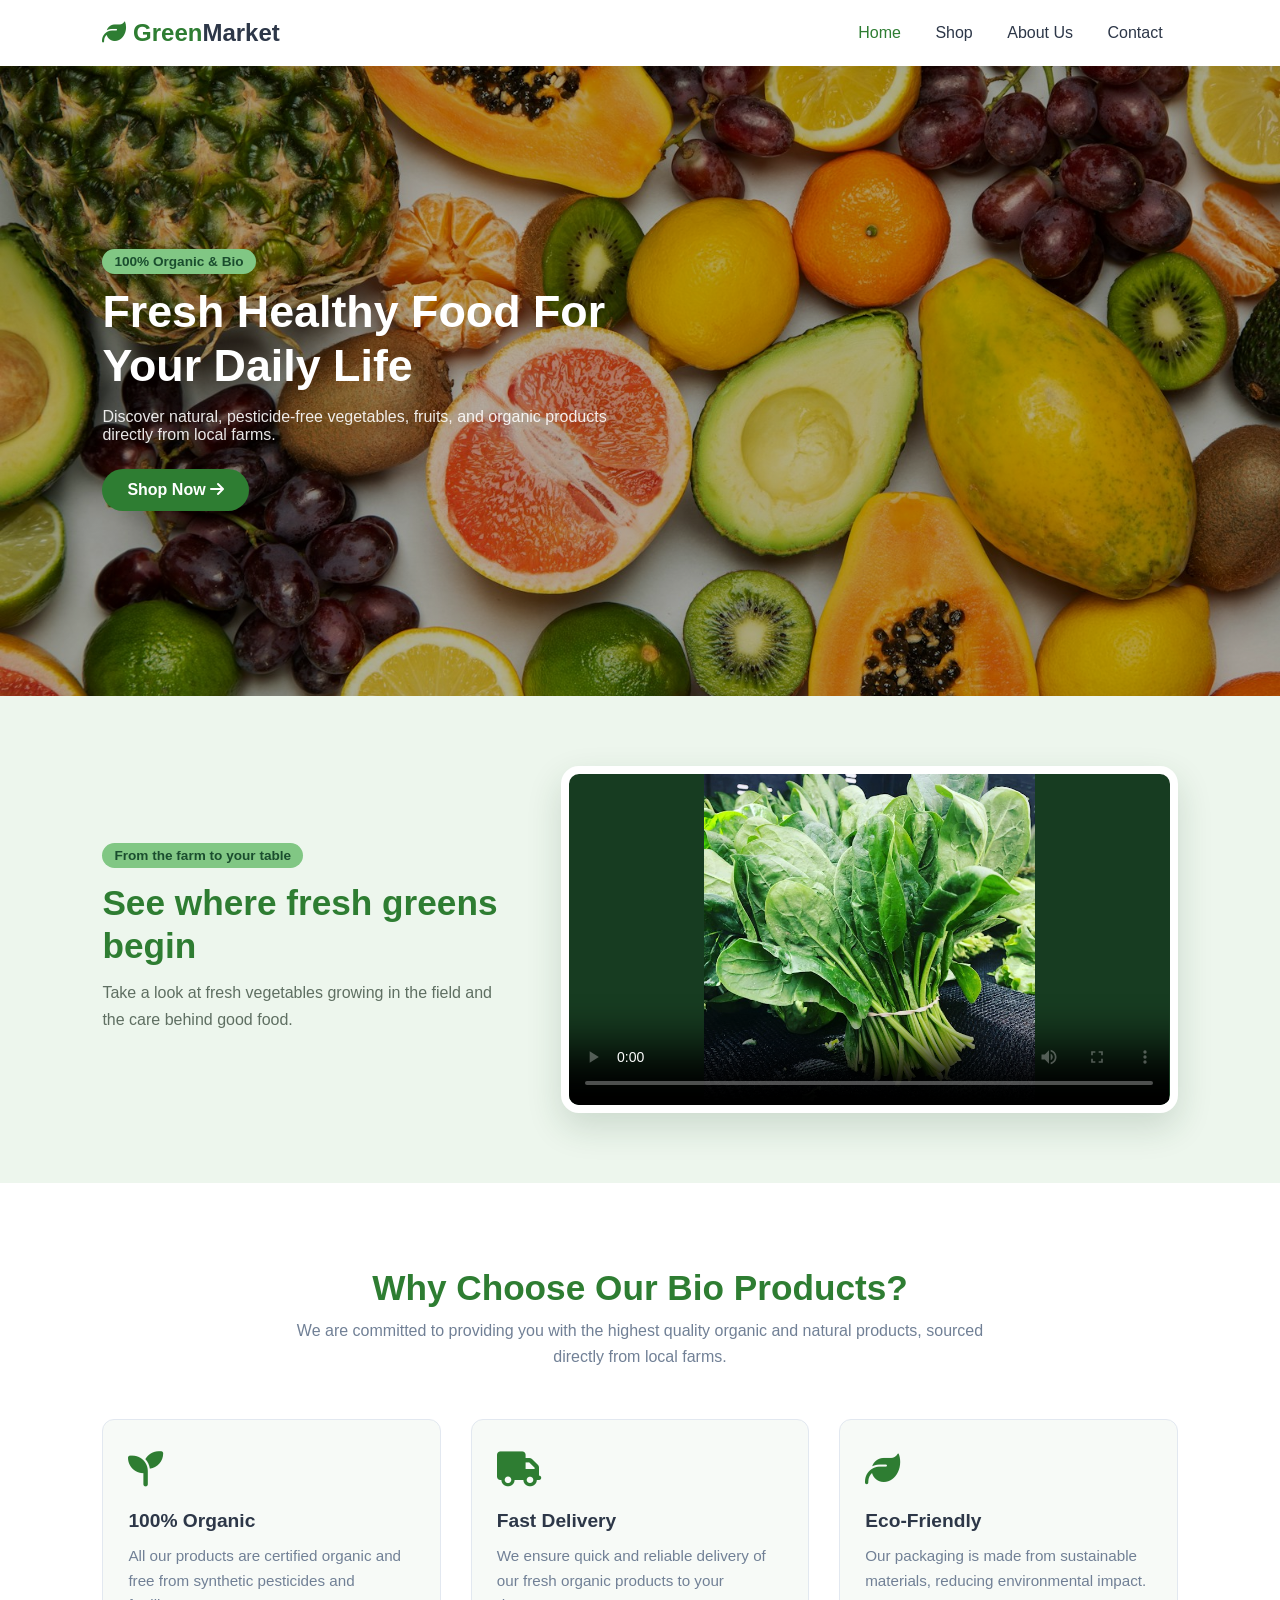
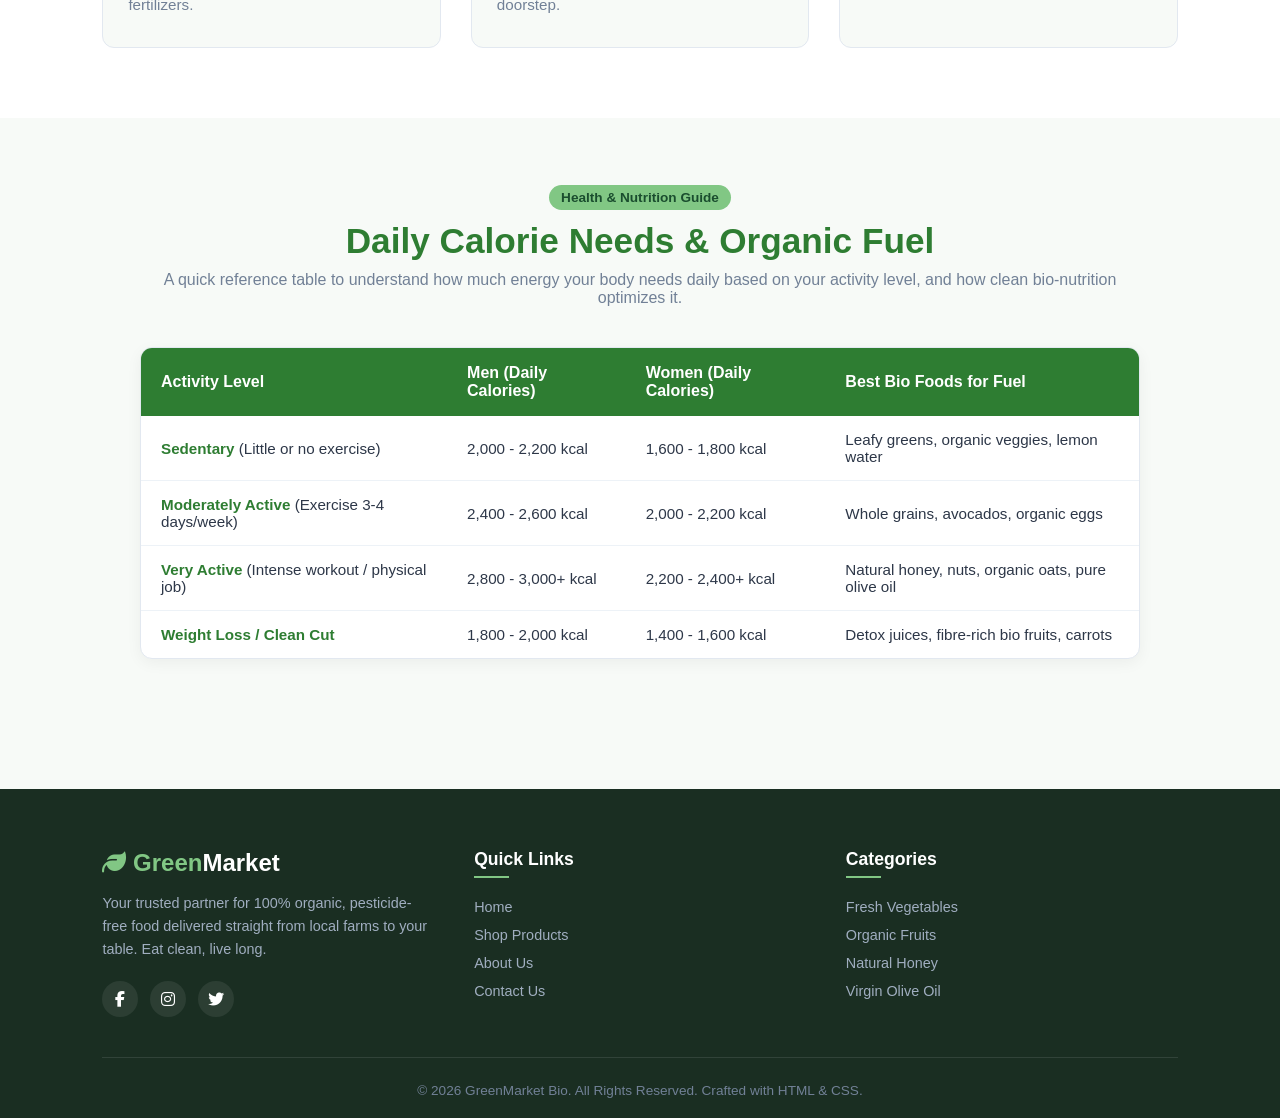
<file: index.html>
<!doctype html>
<html lang="en">
  <head>
    <meta charset="UTF-8" />
    <meta name="viewport" content="width=device-width, initial-scale=1.0" />
    <title>GreenMarket - Bio & Organic Shop</title>
    <link rel="stylesheet" href="style.css" />
    <!-- FontAwesome for Icons -->
    <link
      rel="stylesheet"
      href="https://cdnjs.cloudflare.com/ajax/libs/font-awesome/6.4.0/css/all.min.css"
    />
  </head>
  <body>
    <!-- Navbar -->
    <header class="navbar">
      <div class="logo">
        <i class="fa-solid fa-leaf"></i> Green<span>Market</span>
      </div>
      <nav>
        <a href="index.html" class="active">Home</a>
        <a href="shop.html">Shop</a>
        <a href="index.html#about">About Us</a>
        <a href="contact.html">Contact</a>
      </nav>
    </header>

    <!-- Hero Section -->
    <section class="hero">
      <div class="hero-content">
        <span class="tag">100% Organic & Bio</span>
        <h1>Fresh Healthy Food For Your Daily Life</h1>
        <p>
          Discover natural, pesticide-free vegetables, fruits, and organic
          products directly from local farms.
        </p>
        <a href="shop.html" class="btn"
          >Shop Now <i class="fa-solid fa-arrow-right"></i
        ></a>
      </div>
    </section>

    <!-- Green farm video -->
    <section class="farm-video-section" aria-labelledby="farm-video-title">
      <div class="farm-video-copy">
        <span class="tag">From the farm to your table</span>
        <h2 id="farm-video-title">See where fresh greens begin</h2>
        <p>Take a look at fresh vegetables growing in the field and the care behind good food.</p>
      </div>
      <div class="farm-video-frame">
        <video controls preload="metadata" poster="image/spinach.jpg" aria-label="Farm worker caring for leafy green vegetables">
          <source src="media/farm-greens.mp4" type="video/mp4" />
          Your browser does not support HTML video.
        </video>
      </div>
    </section>

    <!-- Why Choose Us Section -->
    <section class="why-bio-section" id="about">
      <div class="why-bio-header">
        <h2>Why Choose Our Bio Products?</h2>
        <p>
          We are committed to providing you with the highest quality organic and
          natural products, sourced directly from local farms.
        </p>
      </div>

      <div class="why-bio-grid">
        <!-- Why Card 1 -->
        <div class="why-card">
          <div class="icon-box">
            <i class="fa-solid fa-seedling"></i>
          </div>
          <h3>100% Organic</h3>
          <p>
            All our products are certified organic and free from synthetic
            pesticides and fertilizers.
          </p>
        </div>

        <!-- Why Card 2 -->
        <div class="why-card">
          <div class="icon-box">
            <i class="fa-solid fa-truck"></i>
          </div>
          <h3>Fast Delivery</h3>
          <p>
            We ensure quick and reliable delivery of our fresh organic products
            to your doorstep.
          </p>
        </div>

        <!-- Why Card 3 -->
        <div class="why-card">
          <div class="icon-box">
            <i class="fa-solid fa-leaf"></i>
          </div>
          <h3>Eco-Friendly</h3>
          <p>
            Our packaging is made from sustainable materials, reducing
            environmental impact.
          </p>
        </div>
      </div>
    </section>

    <!-- Calorie & Nutrition Guide Section -->
    <section class="calorie-table-section">
      <div class="calorie-container">
        <div class="section-title">
          <span class="tag">Health & Nutrition Guide</span>
          <h2>Daily Calorie Needs & Organic Fuel</h2>
          <p>
            A quick reference table to understand how much energy your body
            needs daily based on your activity level, and how clean
            bio-nutrition optimizes it.
          </p>
        </div>

        <div class="table-wrapper">
          <table class="nutrition-table">
            <thead>
              <tr>
                <th>Activity Level</th>
                <th>Men (Daily Calories)</th>
                <th>Women (Daily Calories)</th>
                <th>Best Bio Foods for Fuel</th>
              </tr>
            </thead>
            <tbody>
              <tr>
                <td><strong>Sedentary</strong> (Little or no exercise)</td>
                <td>2,000 - 2,200 kcal</td>
                <td>1,600 - 1,800 kcal</td>
                <td>Leafy greens, organic veggies, lemon water</td>
              </tr>
              <tr>
                <td>
                  <strong>Moderately Active</strong> (Exercise 3-4 days/week)
                </td>
                <td>2,400 - 2,600 kcal</td>
                <td>2,000 - 2,200 kcal</td>
                <td>Whole grains, avocados, organic eggs</td>
              </tr>
              <tr>
                <td>
                  <strong>Very Active</strong> (Intense workout / physical job)
                </td>
                <td>2,800 - 3,000+ kcal</td>
                <td>2,200 - 2,400+ kcal</td>
                <td>Natural honey, nuts, organic oats, pure olive oil</td>
              </tr>
              <tr>
                <td><strong>Weight Loss / Clean Cut</strong></td>
                <td>1,800 - 2,000 kcal</td>
                <td>1,400 - 1,600 kcal</td>
                <td>Detox juices, fibre-rich bio fruits, carrots</td>
              </tr>
            </tbody>
          </table>
        </div>
      </div>
    </section>

    <!-- Professional Footer -->
    <footer class="footer" id="contact">
      <div class="footer-container">
        <!-- Col 1: About Brand -->
        <div class="footer-col">
          <div class="logo">
            <i class="fa-solid fa-leaf"></i> Green<span>Market</span>
          </div>
          <p>
            Your trusted partner for 100% organic, pesticide-free food delivered
            straight from local farms to your table. Eat clean, live long.
          </p>
          <div class="social-icons">
            <a href="#"><i class="fa-brands fa-facebook-f"></i></a>
            <a href="#"><i class="fa-brands fa-instagram"></i></a>
            <a href="#"><i class="fa-brands fa-twitter"></i></a>
          </div>
        </div>

        <!-- Col 2: Quick Links -->
        <div class="footer-col">
          <h3>Quick Links</h3>
          <ul>
            <li><a href="index.html">Home</a></li>
            <li><a href="shop.html">Shop Products</a></li>
            <li><a href="index.html#about">About Us</a></li>
            <li><a href="contact.html">Contact Us</a></li>
          </ul>
        </div>

        <!-- Col 3: Categories -->
        <div class="footer-col">
          <h3>Categories</h3>
          <ul>
            <li><a href="shop.html?cat=vegetables">Fresh Vegetables</a></li>
            <li><a href="shop.html?cat=fruits">Organic Fruits</a></li>
            <li><a href="shop.html?cat=honey-oils">Natural Honey</a></li>
            <li><a href="shop.html?cat=honey-oils">Virgin Olive Oil</a></li>
          </ul>
        </div>

      </div>

      <!-- Bottom Bar -->
      <div class="footer-bottom">
        <p>
          &copy; 2026 GreenMarket Bio. All Rights Reserved. Crafted with HTML &
          CSS.
        </p>
      </div>
    </footer>
</body>
</html>
</file>
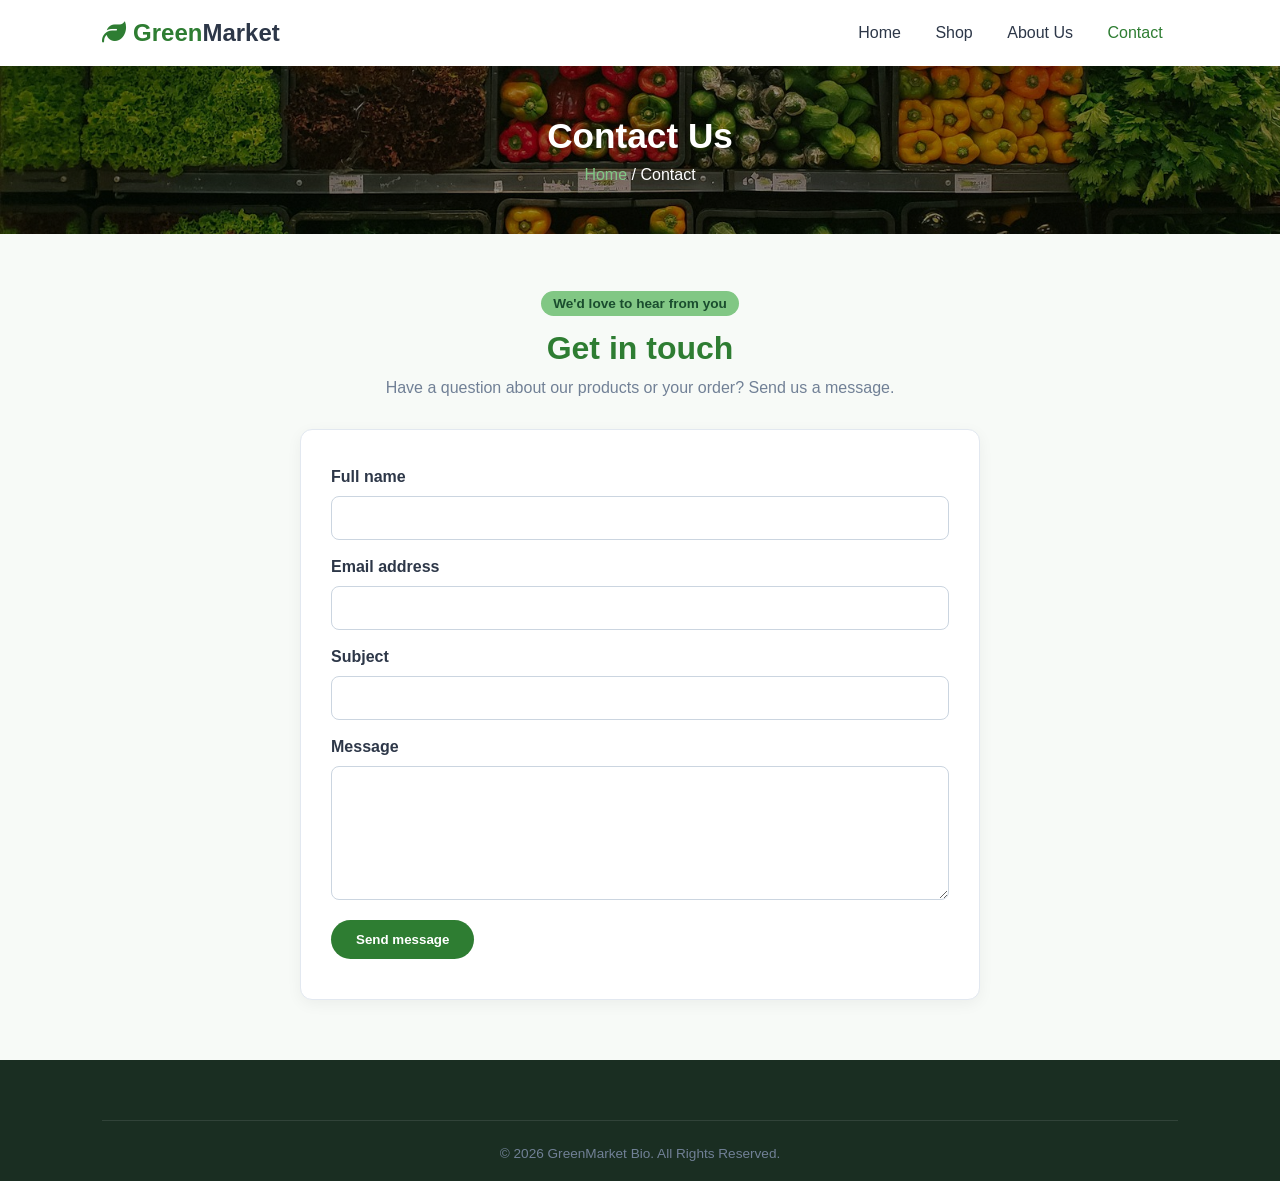
<file: contact.html>
<!doctype html>
<html lang="en">
  <head>
    <meta charset="UTF-8" />
    <meta name="viewport" content="width=device-width, initial-scale=1.0" />
    <title>Contact Us - GreenMarket</title>
    <link rel="stylesheet" href="style.css" />
    <link
      rel="stylesheet"
      href="https://cdnjs.cloudflare.com/ajax/libs/font-awesome/6.4.0/css/all.min.css"
    />
  </head>
  <body>
    <header class="navbar">
      <a class="logo contact-logo" href="index.html">
        <i class="fa-solid fa-leaf"></i> Green<span>Market</span>
      </a>
      <nav>
        <a href="index.html">Home</a>
        <a href="shop.html">Shop</a>
        <a href="index.html#about">About Us</a>
        <a href="contact.html" class="active">Contact</a>
      </nav>
    </header>

    <main>
      <section class="page-header">
        <h1>Contact Us</h1>
        <p><a href="index.html">Home</a> <span>/ Contact</span></p>
      </section>

      <section class="contact-section">
        <div class="contact-intro">
          <span class="tag">We'd love to hear from you</span>
          <h2>Get in touch</h2>
          <p>Have a question about our products or your order? Send us a message.</p>
        </div>

        <form class="contact-form" id="contactForm" novalidate>
          <label for="contactName">Full name</label>
          <input id="contactName" name="name" type="text" autocomplete="name" minlength="2" maxlength="60" required />

          <label for="contactEmail">Email address</label>
          <input id="contactEmail" name="email" type="email" autocomplete="email" required />

          <label for="contactSubject">Subject</label>
          <input id="contactSubject" name="subject" type="text" minlength="3" maxlength="100" required />

          <label for="contactMessage">Message</label>
          <textarea id="contactMessage" name="message" rows="6" minlength="10" maxlength="1000" required></textarea>

          <button class="btn" type="submit">Send message</button>
          <p id="formStatus" class="form-status" role="status" aria-live="polite"></p>
        </form>
      </section>
    </main>

    <footer class="footer">
      <div class="footer-bottom">
        <p>&copy; 2026 GreenMarket Bio. All Rights Reserved.</p>
      </div>
    </footer>

    <script src="script.js" defer></script>
  </body>
</html>
</file>
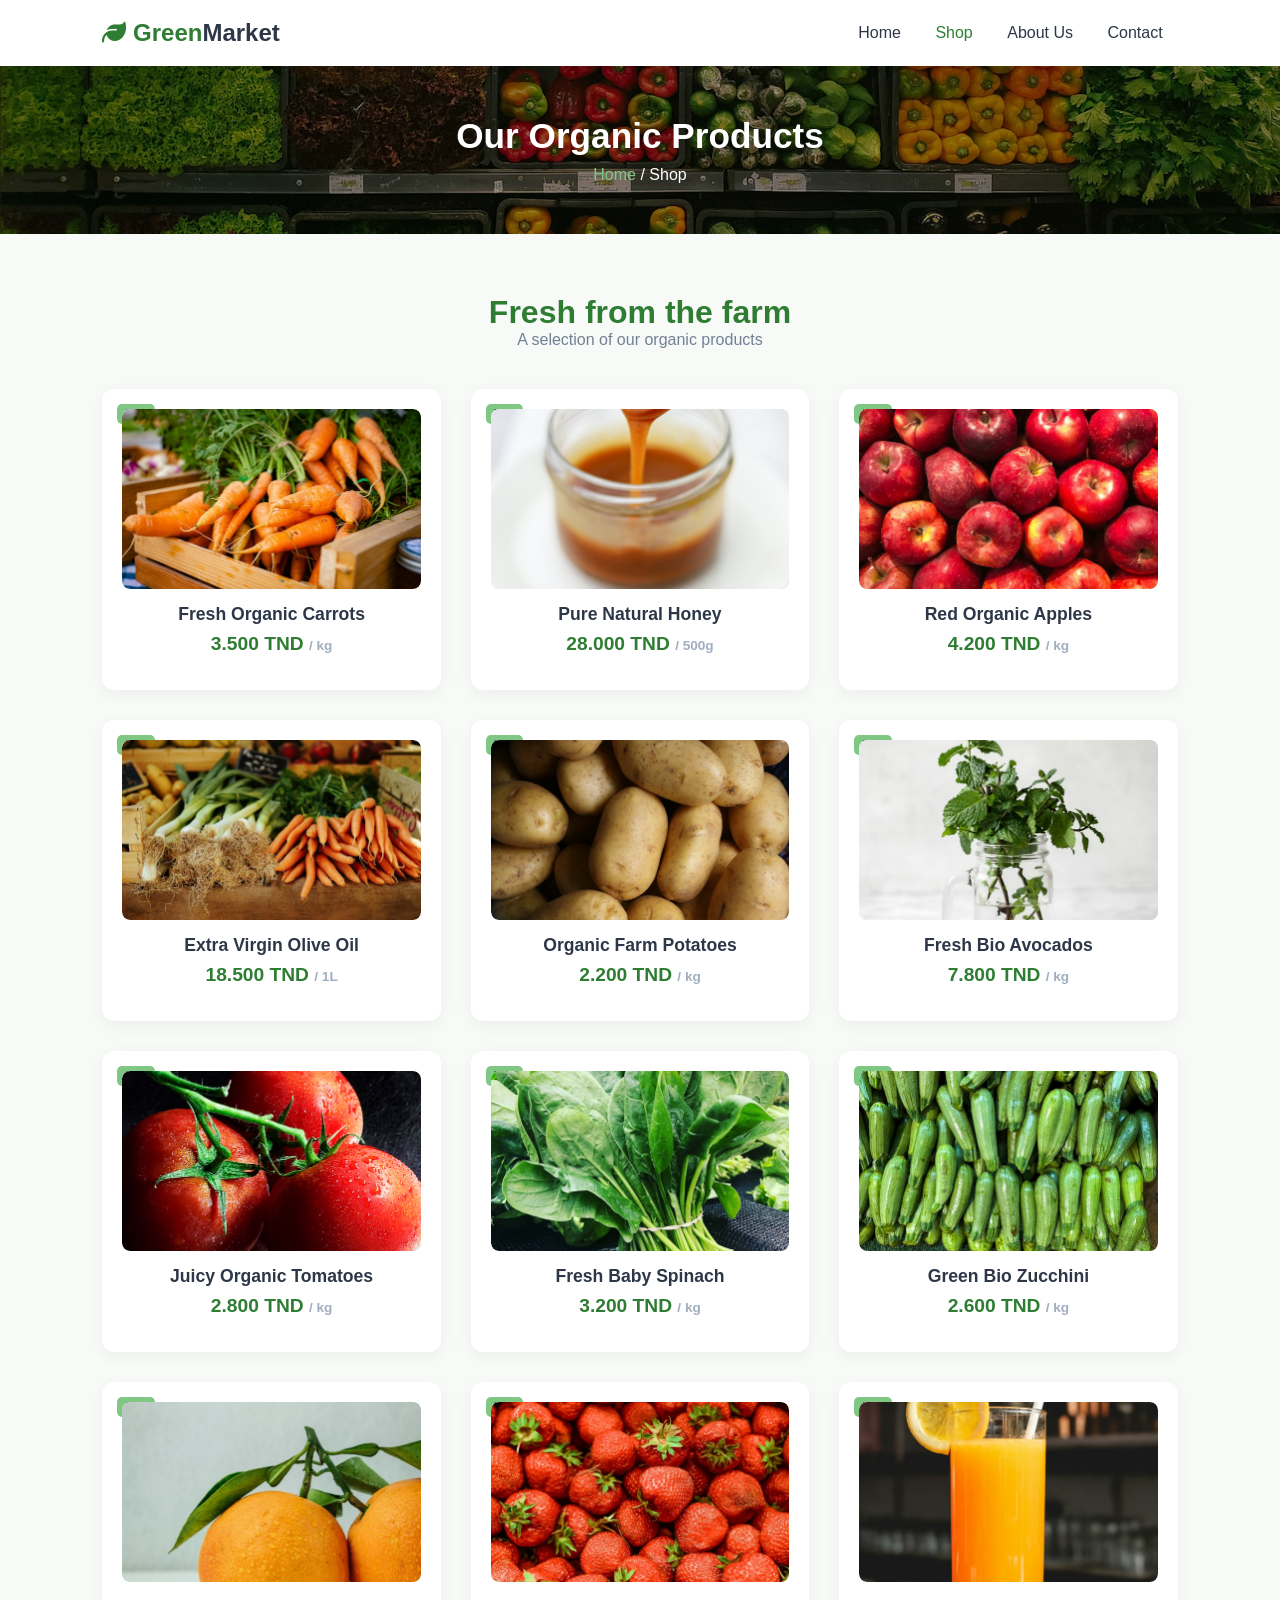
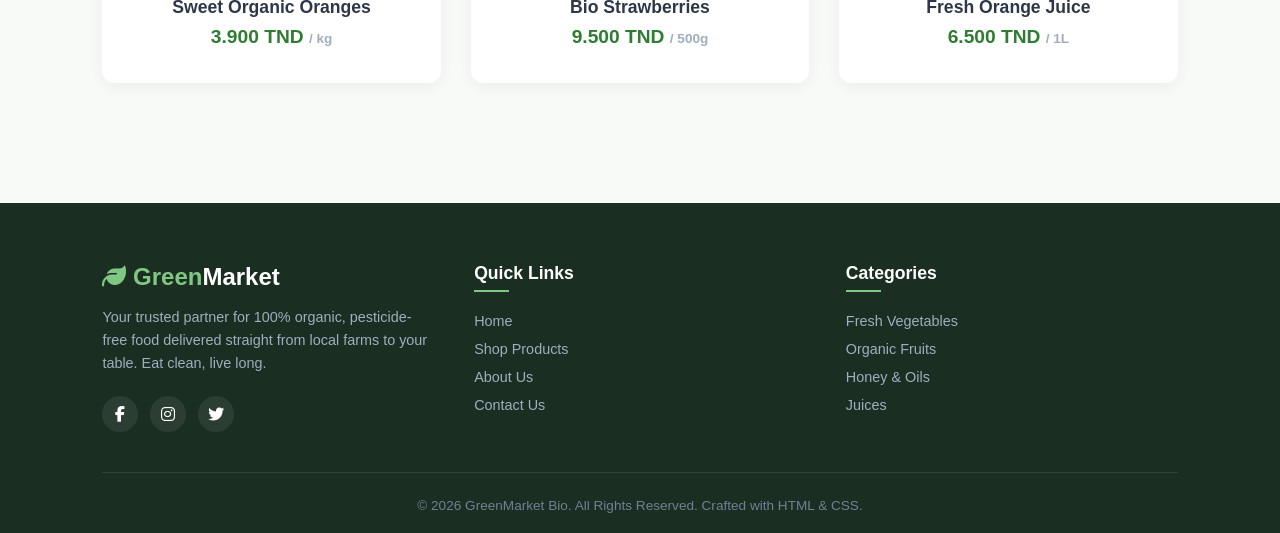
<file: shop.html>
<!doctype html>
<html lang="en">
  <head>
    <meta charset="UTF-8" />
    <meta name="viewport" content="width=device-width, initial-scale=1.0" />
    <title>Shop - GreenMarket Bio</title>
    <link rel="stylesheet" href="style.css" />
    <link
      rel="stylesheet"
      href="https://cdnjs.cloudflare.com/ajax/libs/font-awesome/6.4.0/css/all.min.css"
    />
  </head>
  <body>
    <header class="navbar">
      <div class="logo">
        <i class="fa-solid fa-leaf"></i> Green<span>Market</span>
      </div>
      <nav>
        <a href="index.html">Home</a>
        <a href="shop.html" class="active">Shop</a>
        <a href="index.html#about">About Us</a>
        <a href="contact.html">Contact</a>
      </nav>
    </header>

    <main>
      <section class="page-header">
        <h1>Our Organic Products</h1>
        <p><a href="index.html">Home</a> <span>/ Shop</span></p>
      </section>

      <section class="products-section" aria-label="Organic products">
        <h2>Fresh from the farm</h2>
        <p class="subtitle">A selection of our organic products</p>
        <div class="products-grid">
          <article class="product-card"><span class="badge-organic">BIO</span><div class="img-box"><i class="fa-solid fa-leaf"></i><img src="image/carrots.jpg" alt="Fresh organic carrots" loading="lazy"></div><div class="card-body"><h3>Fresh Organic Carrots</h3><p class="price">3.500 TND <span>/ kg</span></p></div></article>
          <article class="product-card"><span class="badge-organic">BIO</span><div class="img-box"><i class="fa-solid fa-leaf"></i><img src="image/honey.jpg" alt="Pure natural honey" loading="lazy"></div><div class="card-body"><h3>Pure Natural Honey</h3><p class="price">28.000 TND <span>/ 500g</span></p></div></article>
          <article class="product-card"><span class="badge-organic">BIO</span><div class="img-box"><i class="fa-solid fa-leaf"></i><img src="image/apples.jpg" alt="Red organic apples" loading="lazy"></div><div class="card-body"><h3>Red Organic Apples</h3><p class="price">4.200 TND <span>/ kg</span></p></div></article>
          <article class="product-card"><span class="badge-organic">BIO</span><div class="img-box"><i class="fa-solid fa-leaf"></i><img src="image/olive-oil.jpg" alt="Extra virgin olive oil" loading="lazy"></div><div class="card-body"><h3>Extra Virgin Olive Oil</h3><p class="price">18.500 TND <span>/ 1L</span></p></div></article>
          <article class="product-card"><span class="badge-organic">BIO</span><div class="img-box"><i class="fa-solid fa-leaf"></i><img src="image/potatoes.jpg" alt="Organic potatoes" loading="lazy"></div><div class="card-body"><h3>Organic Farm Potatoes</h3><p class="price">2.200 TND <span>/ kg</span></p></div></article>
          <article class="product-card"><span class="badge-organic">BIO</span><div class="img-box"><i class="fa-solid fa-leaf"></i><img src="image/avocados.jpg" alt="Fresh bio avocados" loading="lazy"></div><div class="card-body"><h3>Fresh Bio Avocados</h3><p class="price">7.800 TND <span>/ kg</span></p></div></article>
          <article class="product-card"><span class="badge-organic">BIO</span><div class="img-box"><i class="fa-solid fa-leaf"></i><img src="image/tomatoes.jpg" alt="Organic tomatoes" loading="lazy"></div><div class="card-body"><h3>Juicy Organic Tomatoes</h3><p class="price">2.800 TND <span>/ kg</span></p></div></article>
          <article class="product-card"><span class="badge-organic">BIO</span><div class="img-box"><i class="fa-solid fa-leaf"></i><img src="image/spinach.jpg" alt="Fresh baby spinach" loading="lazy"></div><div class="card-body"><h3>Fresh Baby Spinach</h3><p class="price">3.200 TND <span>/ kg</span></p></div></article>
          <article class="product-card"><span class="badge-organic">BIO</span><div class="img-box"><i class="fa-solid fa-leaf"></i><img src="image/zucchini.jpg" alt="Fresh green zucchini" loading="lazy"></div><div class="card-body"><h3>Green Bio Zucchini</h3><p class="price">2.600 TND <span>/ kg</span></p></div></article>
          <article class="product-card"><span class="badge-organic">BIO</span><div class="img-box"><i class="fa-solid fa-leaf"></i><img src="image/oranges.jpg" alt="Sweet organic oranges" loading="lazy"></div><div class="card-body"><h3>Sweet Organic Oranges</h3><p class="price">3.900 TND <span>/ kg</span></p></div></article>
          <article class="product-card"><span class="badge-organic">BIO</span><div class="img-box"><i class="fa-solid fa-leaf"></i><img src="image/strawberries.jpg" alt="Bio strawberries" loading="lazy"></div><div class="card-body"><h3>Bio Strawberries</h3><p class="price">9.500 TND <span>/ 500g</span></p></div></article>
          <article class="product-card"><span class="badge-organic">BIO</span><div class="img-box"><i class="fa-solid fa-leaf"></i><img src="image/orange-juice.jpg" alt="Fresh orange juice" loading="lazy"></div><div class="card-body"><h3>Fresh Orange Juice</h3><p class="price">6.500 TND <span>/ 1L</span></p></div></article>
        </div>
      </section>
    </main>

    <footer class="footer" id="contact">
      <div class="footer-container">
        <div class="footer-col">
          <div class="logo">
            <i class="fa-solid fa-leaf"></i> Green<span>Market</span>
          </div>
          <p>
            Your trusted partner for 100% organic, pesticide-free food delivered
            straight from local farms to your table. Eat clean, live long.
          </p>
          <div class="social-icons">
            <a href="#" aria-label="Facebook"><i class="fa-brands fa-facebook-f"></i></a>
            <a href="#" aria-label="Instagram"><i class="fa-brands fa-instagram"></i></a>
            <a href="#" aria-label="Twitter"><i class="fa-brands fa-twitter"></i></a>
          </div>
        </div>
        <div class="footer-col">
          <h3>Quick Links</h3>
          <ul>
            <li><a href="index.html">Home</a></li>
            <li><a href="shop.html">Shop Products</a></li>
            <li><a href="index.html#about">About Us</a></li>
            <li><a href="contact.html">Contact Us</a></li>
          </ul>
        </div>
        <div class="footer-col">
          <h3>Categories</h3>
          <ul>
            <li><a href="shop.html?cat=vegetables">Fresh Vegetables</a></li>
            <li><a href="shop.html?cat=fruits">Organic Fruits</a></li>
            <li><a href="shop.html?cat=honey-oils">Honey &amp; Oils</a></li>
            <li><a href="shop.html?cat=juices">Juices</a></li>
          </ul>
        </div>
      </div>
      <div class="footer-bottom">
        <p>&copy; 2026 GreenMarket Bio. All Rights Reserved. Crafted with HTML &amp; CSS.</p>
      </div>
    </footer>
  </body>
</html>
</file>
<file: style.css>
:root {
  --primary: #2e7d32;
  --primary-hover: #1b5e20;
  --accent: #81c784;
  --bg: #f7faf7;
  --text: #2d3748;
  --card-bg: #ffffff;
}

* {
  margin: 0;
  padding: 0;
  box-sizing: border-box;
  font-family: "Segoe UI", Tahoma, Geneva, Verdana, sans-serif;
}

body {
  background-color: var(--bg);
  color: var(--text);
}

/* Navbar */
.navbar {
  display: flex;
  justify-content: space-between;
  align-items: center;
  padding: 1.2rem 8%;
  background: #ffffff;
  box-shadow: 0 2px 10px rgba(0, 0, 0, 0.05);
  position: sticky;
  top: 0;
  z-index: 100;
}

.logo {
  font-size: 1.5rem;
  font-weight: bold;
  color: var(--primary);
}

.logo span {
  color: var(--text);
}

.navbar nav a {
  margin: 0 15px;
  text-decoration: none;
  color: var(--text);
  font-weight: 500;
  transition: 0.3s;
}

.navbar nav a:hover,
.navbar nav a.active {
  color: var(--primary);
}

/* Hero Section */
.hero {
  background:
    linear-gradient(rgba(0, 0, 0, 0.3), rgba(0, 0, 0, 0.3)),
    url("image/hero-produce.jpg")
      center/cover;
  height: 70vh;
  display: flex;
  align-items: center;
  padding: 0 8%;
  color: white;
}

.hero-content {
  max-width: 550px;
}

.tag {
  background: var(--accent);
  color: #1a4d2e;
  padding: 5px 12px;
  border-radius: 20px;
  font-size: 0.85rem;
  font-weight: bold;
}

.hero h1 {
  font-size: 2.8rem;
  margin: 15px 0;
  line-height: 1.2;
}

.hero p {
  margin-bottom: 25px;
  opacity: 0.9;
}

.btn {
  display: inline-block;
  background: var(--primary);
  color: white;
  padding: 12px 25px;
  border-radius: 25px;
  text-decoration: none;
  font-weight: bold;
  transition: 0.3s;
}

.btn:hover {
  background: var(--primary-hover);
}

/* Farm video section */
.farm-video-section {
  display: grid;
  grid-template-columns: minmax(0, 0.8fr) minmax(0, 1.2fr);
  align-items: center;
  gap: 48px;
  padding: 70px 8%;
  background: #edf6ed;
}

.farm-video-copy {
  max-width: 440px;
}

.farm-video-copy h2 {
  margin: 18px 0 12px;
  color: var(--primary);
  font-size: 2.2rem;
  line-height: 1.2;
}

.farm-video-copy p {
  color: #5f6f62;
  line-height: 1.7;
}

.farm-video-frame {
  overflow: hidden;
  aspect-ratio: 16 / 9;
  background: #173c21;
  border: 8px solid white;
  border-radius: 18px;
  box-shadow: 0 14px 35px rgba(25, 70, 35, 0.16);
}

.farm-video-frame video {
  display: block;
  width: 100%;
  height: 100%;
  border: 0;
}

/* Products Section */
.products-section {
  padding: 60px 8%;
  text-align: center;
}

.products-section h2 {
  font-size: 2rem;
  color: var(--primary);
}

.subtitle {
  color: #718096;
  margin-bottom: 40px;
}

.products-grid {
  display: grid;
  grid-template-columns: repeat(auto-fit, minmax(250px, 1fr));
  gap: 30px;
}

.product-card {
  background: var(--card-bg);
  border-radius: 12px;
  padding: 20px;
  position: relative;
  box-shadow: 0 4px 15px rgba(0, 0, 0, 0.05);
  transition:
    transform 0.3s,
    box-shadow 0.3s;
}

.product-card:hover {
  transform: translateY(-5px);
  box-shadow: 0 8px 25px rgba(0, 0, 0, 0.1);
}

.badge-organic {
  position: absolute;
  top: 15px;
  left: 15px;
  background: var(--accent);
  color: #1a4d2e;
  font-size: 0.75rem;
  font-weight: bold;
  padding: 3px 8px;
  border-radius: 5px;
}

.img-box img {
  width: 100%;
  height: 180px;
  object-fit: cover;
  border-radius: 8px;
}

.card-body h3 {
  font-size: 1.1rem;
  margin: 15px 0 8px;
}

.price {
  font-size: 1.2rem;
  font-weight: bold;
  color: var(--primary);
  margin-bottom: 15px;
}

.price span {
  font-size: 0.85rem;
  color: #a0aec0;
}

/* Page Header / Banner */
.page-header {
  background:
    linear-gradient(rgba(0, 0, 0, 0.4), rgba(0, 0, 0, 0.4)),
    url("image/shop-banner.jpg")
      center/cover;
  color: white;
  text-align: center;
  padding: 50px 20px;
}

.page-header h1 {
  font-size: 2.2rem;
  margin-bottom: 10px;
}

.page-header p a {
  color: var(--accent);
  text-decoration: none;
}

.page-header p span {
  color: #fff;
}

/* --- Why Bio Section Styles --- */
.why-bio-section {
  padding: 70px 8%;
  background: #ffffff;
  text-align: center;
}

.why-bio-header {
  max-width: 700px;
  margin: 0 auto 50px auto;
}

.why-bio-header h2 {
  font-size: 2.2rem;
  color: var(--primary);
  margin: 15px 0 10px;
}

.why-bio-header p {
  color: #718096;
  font-size: 1rem;
  line-height: 1.6;
}

.why-bio-grid {
  display: grid;
  grid-template-columns: repeat(auto-fit, minmax(280px, 1fr));
  gap: 30px;
}

.why-card {
  background: var(--bg);
  padding: 30px 25px;
  border-radius: 12px;
  border: 1px solid #e2e8f0;
  transition: 0.3s;
  text-align: left;
}

.why-card:hover {
  transform: translateY(-5px);
  box-shadow: 0 10px 25px rgba(0, 0, 0, 0.05);
  border-color: var(--accent);
}

.why-card .icon-box {
  font-size: 2.2rem;
  color: var(--primary);
  margin-bottom: 20px;
}

.why-card h3 {
  font-size: 1.2rem;
  margin-bottom: 12px;
  color: var(--text);
}

.why-card p {
  color: #718096;
  font-size: 0.95rem;
  line-height: 1.6;
}
/* --- Professional Footer Styles --- */
.footer {
  background: #1a2e22; /* Dark Greenish Theme */
  color: #e2e8f0;
  padding: 60px 8% 20px 8%;
  margin-top: 60px;
}

.footer-container {
  display: grid;
  grid-template-columns: repeat(auto-fit, minmax(220px, 1fr));
  gap: 40px;
  margin-bottom: 40px;
}

.footer-col .logo {
  color: var(--accent);
  font-size: 1.5rem;
  margin-bottom: 15px;
}

.footer-col .logo span {
  color: #ffffff;
}

.footer-col p {
  font-size: 0.9rem;
  line-height: 1.6;
  color: #a0aec0;
  margin-bottom: 20px;
}

.social-icons {
  display: flex;
  gap: 12px;
}

.social-icons a {
  display: flex;
  align-items: center;
  justify-content: center;
  width: 36px;
  height: 36px;
  background: rgba(255, 255, 255, 0.08);
  color: white;
  border-radius: 50%;
  text-decoration: none;
  transition: 0.3s;
}

.social-icons a:hover {
  background: var(--primary);
  transform: translateY(-3px);
}

.footer-col h3 {
  font-size: 1.1rem;
  color: #ffffff;
  margin-bottom: 20px;
  position: relative;
  padding-bottom: 8px;
}

.footer-col h3::after {
  content: "";
  position: absolute;
  left: 0;
  bottom: 0;
  width: 35px;
  height: 2px;
  background: var(--accent);
}

.footer-col ul {
  list-style: none;
}

.footer-col ul li {
  margin-bottom: 10px;
}

.footer-col ul li a {
  color: #a0aec0;
  text-decoration: none;
  font-size: 0.9rem;
  transition: 0.3s;
}

.footer-col ul li a:hover {
  color: var(--accent);
  padding-left: 5px;
}

.footer-bottom {
  text-align: center;
  padding-top: 25px;
  border-top: 1px solid rgba(255, 255, 255, 0.1);
  font-size: 0.85rem;
  color: #718096;
}
/* --- Nutrition & Calorie Table Styles --- */
.calorie-table-section {
  padding: 70px 8%;
  background: var(--bg);
  text-align: center;
}

.calorie-container {
  max-width: 1000px;
  margin: 0 auto;
}

.section-title {
  margin-bottom: 40px;
}

.section-title h2 {
  font-size: 2.2rem;
  color: var(--primary);
  margin: 15px 0 10px;
}

.section-title p {
  color: #718096;
  font-size: 1rem;
}

.table-wrapper {
  overflow-x: auto;
  background: white;
  border-radius: 12px;
  box-shadow: 0 4px 15px rgba(0, 0, 0, 0.05);
  border: 1px solid #e2e8f0;
}

.nutrition-table {
  width: 100%;
  border-collapse: collapse;
  text-align: left;
}

.nutrition-table th {
  background: var(--primary);
  color: white;
  padding: 16px 20px;
  font-size: 1rem;
  font-weight: 600;
}

.nutrition-table td {
  padding: 15px 20px;
  border-bottom: 1px solid #edf2f7;
  color: var(--text);
  font-size: 0.95rem;
}

.nutrition-table tr:last-child td {
  border-bottom: none;
}

.nutrition-table tbody tr:hover {
  background: #f7faf7;
}

.nutrition-table td strong {
  color: var(--primary);
}

/* Shared layout helpers */
html { scroll-behavior: smooth; }
.why-bio-section, .footer { scroll-margin-top: 70px; }
.img-box { position: relative; height: 180px; border-radius: 8px; overflow: hidden; display: flex; align-items: center; justify-content: center; background: linear-gradient(135deg, #e8f5e9, #c8e6c9); color: var(--accent); font-size: 3rem; }
.img-box img { position: absolute; inset: 0; }

/* Mobile navbar */
@media (max-width: 768px) {
  .navbar { flex-wrap: wrap; gap: 10px; padding: 1rem 5%; }
  .navbar nav { order: 3; width: 100%; text-align: center; }
  .navbar nav a { margin: 0 10px; }
  .hero h1 { font-size: 2rem; }
  .farm-video-section { grid-template-columns: 1fr; gap: 28px; padding: 55px 6%; }
  .farm-video-copy h2 { font-size: 1.9rem; }
}

/* Hero entrance animation */
@keyframes rise { from { opacity: 0; transform: translateY(24px); } }
@media (prefers-reduced-motion: no-preference) {
  .hero-content > * { animation: rise 0.7s cubic-bezier(0.2, 0.7, 0.2, 1) both; }
  .hero-content > :nth-child(2) { animation-delay: 0.12s; }
  .hero-content > :nth-child(3) { animation-delay: 0.24s; }
  .hero-content > :nth-child(4) { animation-delay: 0.36s; }
}

.contact-logo {
  text-decoration: none;
}

.contact-section {
  width: min(680px, 84%);
  margin: 60px auto;
}

.contact-intro {
  margin-bottom: 28px;
  text-align: center;
}

.contact-intro h2 {
  margin: 18px 0 8px;
  color: var(--primary);
  font-size: 2rem;
}

.contact-intro p {
  color: #718096;
  line-height: 1.6;
}

.contact-form {
  display: grid;
  gap: 10px;
  padding: 30px;
  background: var(--card-bg);
  border: 1px solid #e2e8f0;
  border-radius: 12px;
  box-shadow: 0 4px 15px rgba(0, 0, 0, 0.05);
}

.contact-form label {
  margin-top: 8px;
  font-weight: 600;
}

.contact-form input,
.contact-form textarea {
  width: 100%;
  padding: 12px;
  border: 1px solid #cbd5e0;
  border-radius: 8px;
  color: var(--text);
  font-size: 1rem;
}

.contact-form input:focus,
.contact-form textarea:focus {
  outline: 2px solid var(--accent);
  border-color: var(--primary);
}

.contact-form input.field-invalid,
.contact-form textarea.field-invalid {
  border: 2px solid #d32f2f;
  background-color: #fff5f5;
}

.contact-form input.field-valid,
.contact-form textarea.field-valid {
  border: 2px solid #2e7d32;
  background-color: #f3fbf3;
}

.contact-form textarea {
  resize: vertical;
}

.contact-form .btn {
  justify-self: start;
  margin-top: 10px;
  border: 0;
  cursor: pointer;
}

.form-status {
  color: var(--primary);
  line-height: 1.5;
}

@media (max-width: 600px) {
  .contact-section {
    width: 90%;
    margin: 40px auto;
  }

  .contact-form {
    padding: 22px;
  }
}
</file>
